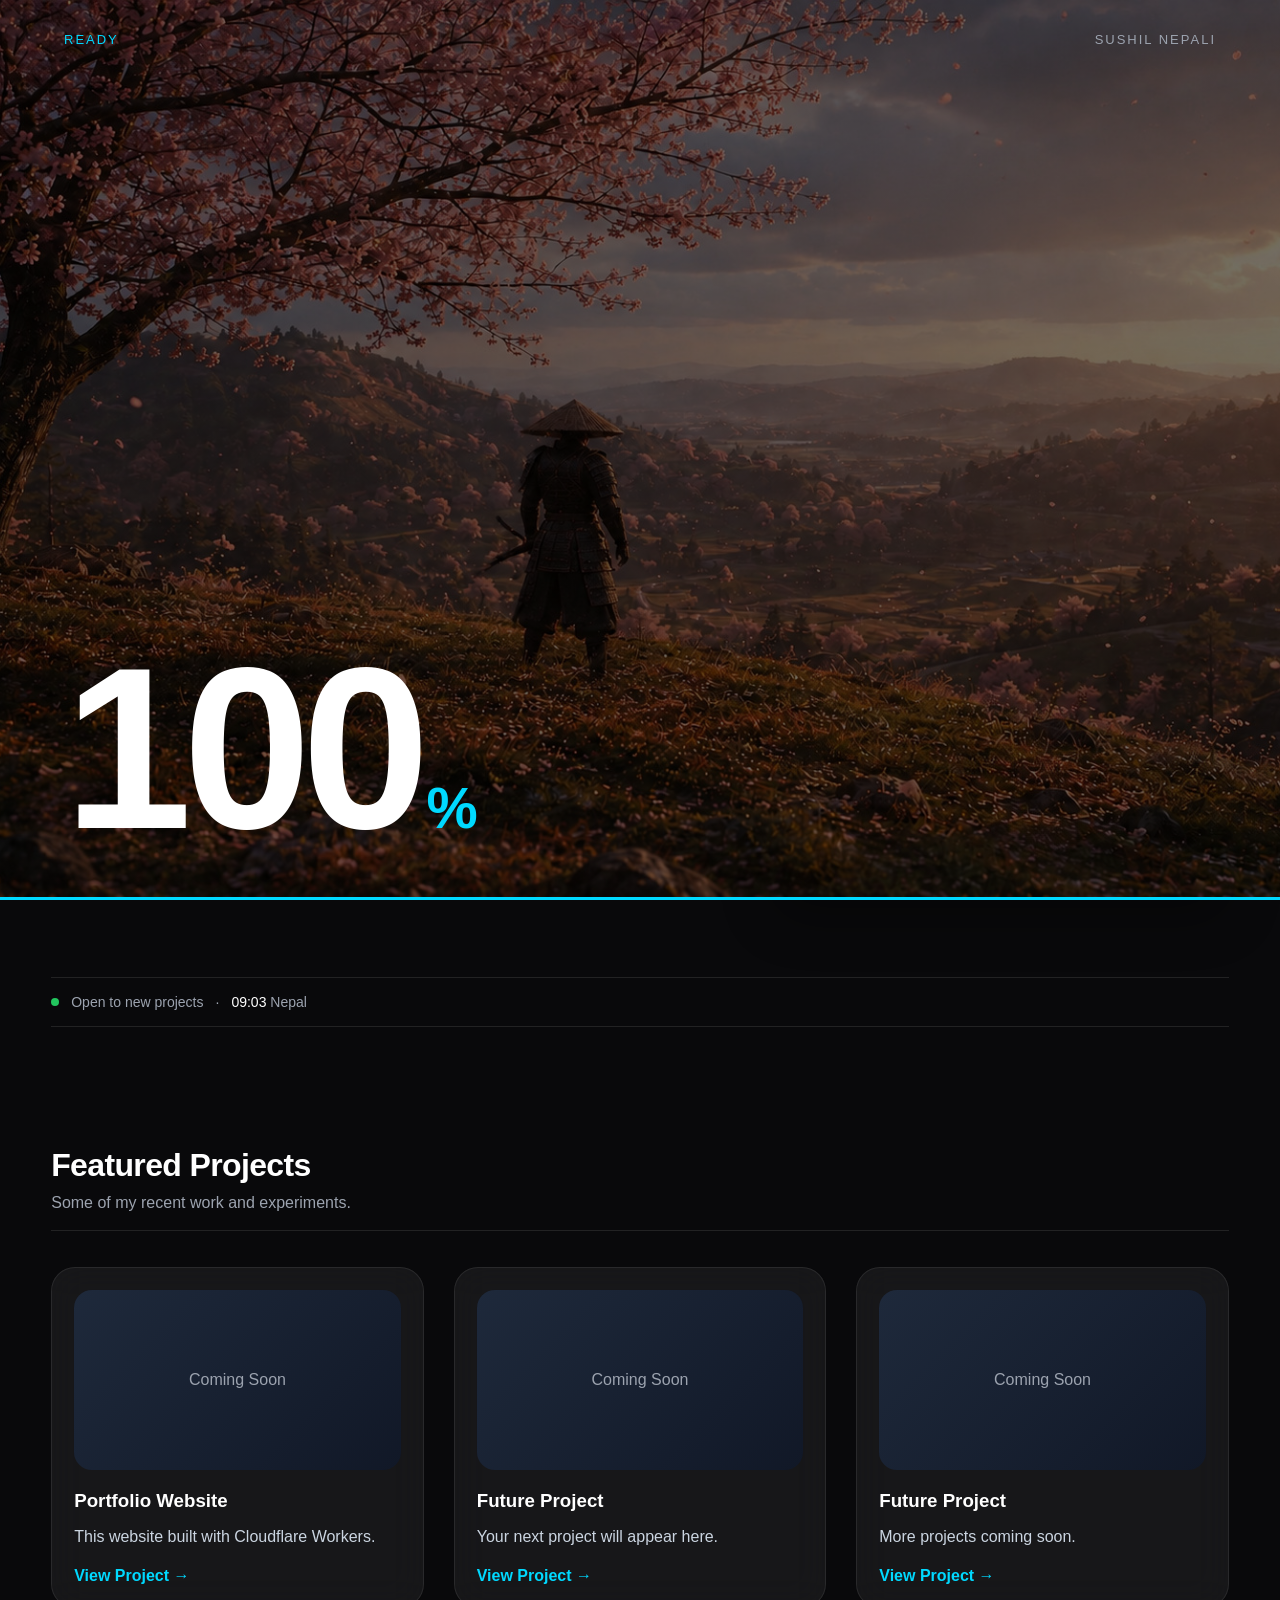
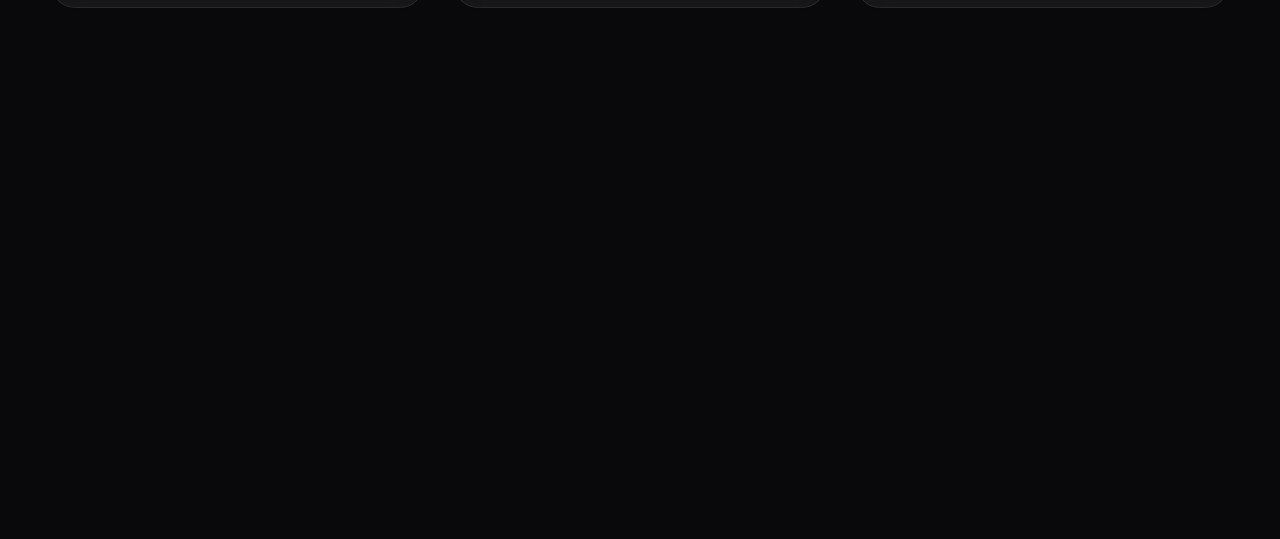
<file: index.html>
<!DOCTYPE html>
<html lang="en">
<head>
    <meta charset="UTF-8">
    <meta name="viewport" content="width=device-width, initial-scale=1.0">
    <title>Sushil Nepali</title>

    <link rel="stylesheet" href="css/style.css">
</head>
<body>
    <!-- Animated Background -->
    <div class="background">
        <div class="blob blob1"></div>
        <div class="blob blob2"></div>
        <div class="blob blob3"></div>
        <div class="grid"></div>
    </div>

    <!-- Loading Screen -->
    <div id="loader">
        <span class="loader-status" id="loader-status">Loading</span>
        <span class="loader-name">Sushil Nepali</span>
        <div class="loader-count"><span id="loader-count">000</span><small>%</small></div>
        <div class="loader-line"><div id="loader-fill"></div></div>
    </div>

    <!-- Navigation -->
    <nav>
       <a href="index.html" class="logo" aria-label="Home">
    <svg xmlns="http://www.w3.org/2000/svg" viewBox="0 0 24 24" width="22" height="22" fill="none" stroke="currentColor" stroke-width="2" stroke-linecap="round" stroke-linejoin="round">
        <path d="M3 9.5L12 3l9 6.5V21a1 1 0 0 1-1 1h-5a1 1 0 0 1-1-1v-5H10v5a1 1 0 0 1-1 1H4a1 1 0 0 1-1-1z"/>
    </svg>
</a>

        <ul class="nav-links">
            <li><a href="index.html" class="active">Home</a></li>
            <li><a href="about.html">About</a></li>
            <li><a href="projects.html">Projects</a></li>
            <li><a href="blog.html">Blog</a></li>
          
            <li><a href="contact.html">Contact</a></li>
        </ul>
    </nav>

    <!-- Hero Section -->
    <section class="hero">
        <div class="eyebrow">WEB DEVELOPER • NEPAL</div>

        <h1>Sushil Nepali</h1>

        <h2>Building modern websites and documenting my learning journey.</h2>

        <p>
            I'm a self-taught developer exploring HTML, CSS, JavaScript, Cloudflare, and modern web technologies. Every project is an opportunity to learn and improve.
        </p>

        <div class="hero-buttons">
            <a href="projects.html" class="btn primary">View Projects</a>
            <a href="contact.html" class="btn secondary">Contact Me</a>
        </div>

        <div class="right">
            <div class="profile-card">
                <div class="profile-photo">
                    <img src="images/profile.png" alt="Sushil Nepali">
                </div>

                <h3>Sushil Nepali</h3>
                <p class="role">Web Developer</p>
                <p class="location">📍 Nepal</p>

                <div class="skills">
                    <span>HTML</span>
                    <span>CSS</span>
                    <span>JavaScript</span>
                    <span>Cloudflare</span>
                </div>

                <div class="socials">
                    <a href="https://github.com/Npdevil007" target="_blank" rel="noopener noreferrer">GitHub</a>
                    <a href="https://x.com/SushilNpli" target="_blank" rel="noopener noreferrer">Twitter</a>
                    <a href="https://instagram.com/sushilnpli07" target="_blank" rel="noopener noreferrer">Instagram</a>
                    <a href="mailto:sushilnpli8@gmail.com">Email</a>
                </div>
            </div>
        </div>
    </section>

    <!-- Status bar -->
    <div class="hero-meta-bar">
        <span class="status-dot"></span>
        <span>Open to new projects</span>
        <span>·</span>
        <span><span data-clock>--:--</span> Nepal</span>
    </div>

    <!-- Latest Posts (auto-scrolling) -->
    <section class="latest" id="latest" hidden>
        <div class="section-title">
            <h2>Latest Posts</h2>
            <p>Fresh from the blog and gallery.</p>
            <a href="blog.html" class="latest-all">View all posts →</a>
        </div>
        <div class="latest-viewport">
            <div class="latest-track" id="latest-track"></div>
        </div>
    </section>

    <section class="projects">
        <div class="section-title">
            <h2>Featured Projects</h2>
            <p>Some of my recent work and experiments.</p>
        </div>

        <div class="project-grid">
            <div class="project-card">
                <div class="project-image">Coming Soon</div>
                <h3>Portfolio Website</h3>
                <p>This website built with Cloudflare Workers.</p>
                <a href="#">View Project →</a>
            </div>

            <div class="project-card">
                <div class="project-image">Coming Soon</div>
                <h3>Future Project</h3>
                <p>Your next project will appear here.</p>
                <a href="#">View Project →</a>
            </div>

            <div class="project-card">
                <div class="project-image">Coming Soon</div>
                <h3>Future Project</h3>
                <p>More projects coming soon.</p>
                <a href="#">View Project →</a>
            </div>
        </div>
    </section>

    <script src="js/posts.js"></script>
    <script src="js/latest.js"></script>
    <script src="js/ui.js"></script>
    <script src="js/script.js"></script>
    <script src="js/bg.js"></script>
</body>
</html>
</file>
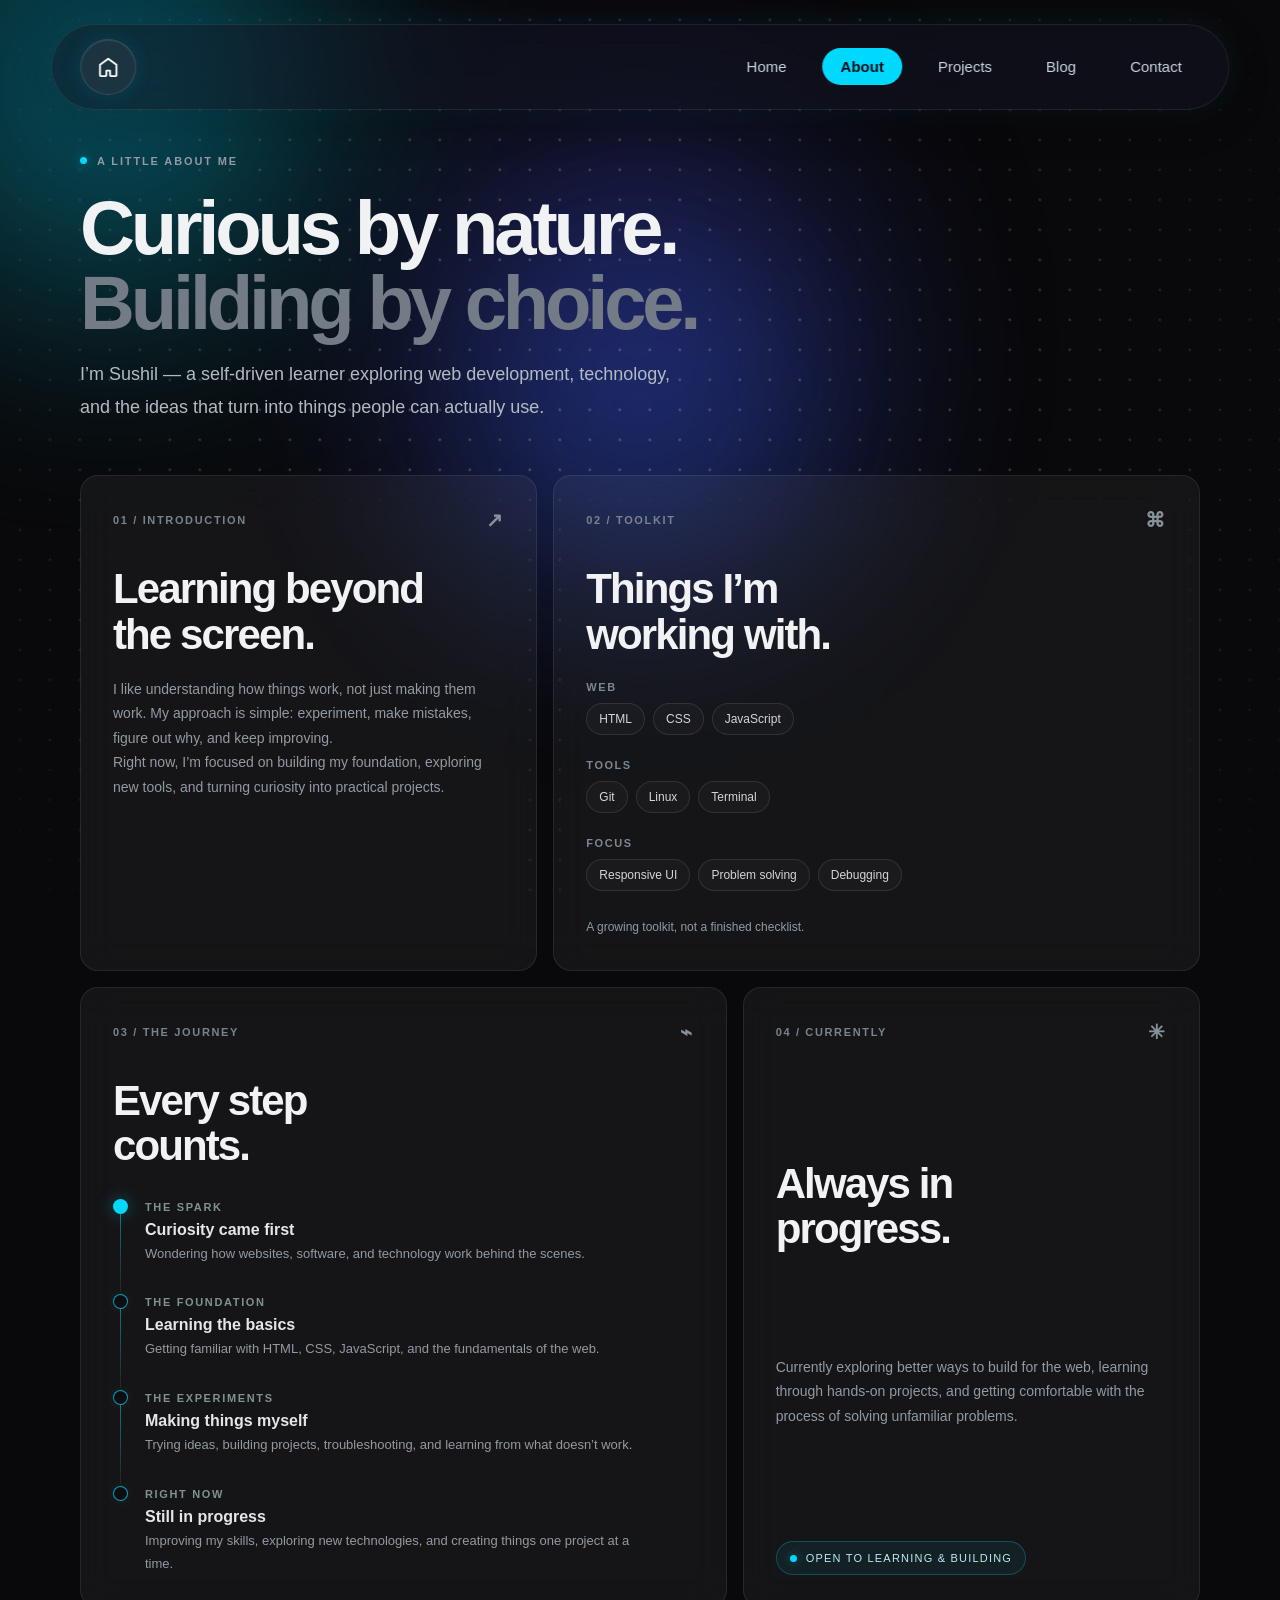
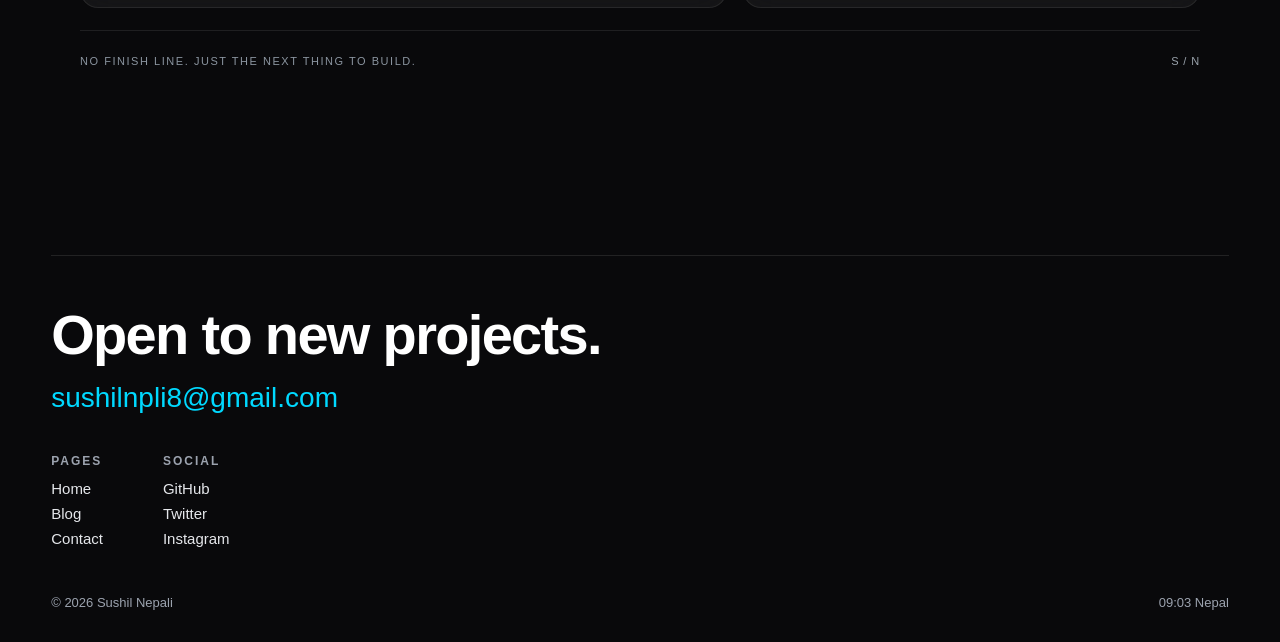
<file: about.html>
<!DOCTYPE html>
<html lang="en">
<head>
<meta charset="UTF-8">
<meta name="viewport" content="width=device-width, initial-scale=1.0">
<title>About | Sushil Nepali</title>
<link rel="stylesheet" href="css/style.css">
<link rel="stylesheet" href="css/about.css">
</head>
<body>
    <div class="background">
        <div class="blob blob1"></div>
        <div class="blob blob2"></div>
        <div class="blob blob3"></div>
        <div class="grid"></div>
    </div>

    <nav>

<a href="index.html" class="logo" aria-label="Home">
    <svg xmlns="http://www.w3.org/2000/svg" viewBox="0 0 24 24" width="22" height="22" fill="none" stroke="currentColor" stroke-width="2" stroke-linecap="round" stroke-linejoin="round">
        <path d="M3 9.5L12 3l9 6.5V21a1 1 0 0 1-1 1h-5a1 1 0 0 1-1-1v-5H10v5a1 1 0 0 1-1 1H4a1 1 0 0 1-1-1z"/>
    </svg>
</a>

<ul class="nav-links">

<li><a href="index.html">Home</a></li>
<li><a href="about.html" class="active">About</a></li>
<li><a href="projects.html">Projects</a></li>
<li><a href="blog.html">Blog</a></li>
<li><a href="contact.html">Contact</a></li>

</ul>

</nav>

<section class="about-section" id="about">
  <div class="about-shell">
    <header class="about-heading reveal">
      <span class="about-eyebrow"><span class="about-dot"></span> A LITTLE ABOUT ME</span>
      <h2>Curious by nature.<br><span>Building by choice.</span></h2>
      <p class="about-lead">I’m Sushil — a self-driven learner exploring web development, technology, and the ideas that turn into things people can actually use.</p>
    </header>


    <div class="about-grid">
      <article class="about-card about-intro reveal">
        <div class="about-card-top"><span>01 / INTRODUCTION</span><span class="about-mark" aria-hidden="true">↗</span></div>
        <h3>Learning beyond<br>the screen.</h3>
        <p>I like understanding how things work, not just making them work. My approach is simple: experiment, make mistakes, figure out why, and keep improving.</p>
        <p>Right now, I’m focused on building my foundation, exploring new tools, and turning curiosity into practical projects.</p>
      </article>


      <article class="about-card about-skills reveal">
        <div class="about-card-top"><span>02 / TOOLKIT</span><span class="about-mark" aria-hidden="true">⌘</span></div>
        <h3>Things I’m<br>working with.</h3>
        <div class="about-skill-group"><span class="about-skill-label">WEB</span><div class="about-tags"><span>HTML</span><span>CSS</span><span>JavaScript</span></div></div>
        <div class="about-skill-group"><span class="about-skill-label">TOOLS</span><div class="about-tags"><span>Git</span><span>Linux</span><span>Terminal</span></div></div>
        <div class="about-skill-group"><span class="about-skill-label">FOCUS</span><div class="about-tags"><span>Responsive UI</span><span>Problem solving</span><span>Debugging</span></div></div>
        <p class="about-small-note">A growing toolkit, not a finished checklist.</p>
      </article>


      <article class="about-card about-journey reveal">
        <div class="about-card-top"><span>03 / THE JOURNEY</span><span class="about-mark" aria-hidden="true">⌁</span></div>
        <h3>Every step<br>counts.</h3>
        <div class="about-timeline">
          <div class="about-timeline-item"><span class="about-timeline-marker"></span><div><span class="about-timeline-label">THE SPARK</span><h4>Curiosity came first</h4><p>Wondering how websites, software, and technology work behind the scenes.</p></div></div>
          <div class="about-timeline-item"><span class="about-timeline-marker"></span><div><span class="about-timeline-label">THE FOUNDATION</span><h4>Learning the basics</h4><p>Getting familiar with HTML, CSS, JavaScript, and the fundamentals of the web.</p></div></div>
          <div class="about-timeline-item"><span class="about-timeline-marker"></span><div><span class="about-timeline-label">THE EXPERIMENTS</span><h4>Making things myself</h4><p>Trying ideas, building projects, troubleshooting, and learning from what doesn’t work.</p></div></div>
          <div class="about-timeline-item"><span class="about-timeline-marker"></span><div><span class="about-timeline-label">RIGHT NOW</span><h4>Still in progress</h4><p>Improving my skills, exploring new technologies, and creating things one project at a time.</p></div></div>
        </div>
      </article>


      <article class="about-card about-now reveal">
        <div class="about-card-top"><span>04 / CURRENTLY</span><span class="about-mark" aria-hidden="true">✳</span></div>
        <h3>Always in<br>progress.</h3>
        <p>Currently exploring better ways to build for the web, learning through hands-on projects, and getting comfortable with the process of solving unfamiliar problems.</p>
        <div class="about-current-status"><span class="about-dot"></span> OPEN TO LEARNING &amp; BUILDING</div>
      </article>
    </div>
    <footer class="about-footer reveal"><span>NO FINISH LINE. JUST THE NEXT THING TO BUILD.</span><span class="about-footer-symbol">S / N</span></footer>
  </div>
</section>

<script src="js/about.js"></script>
<script src="js/ui.js"></script>
    <script src="js/bg.js"></script>
</body>
</html>
</file>
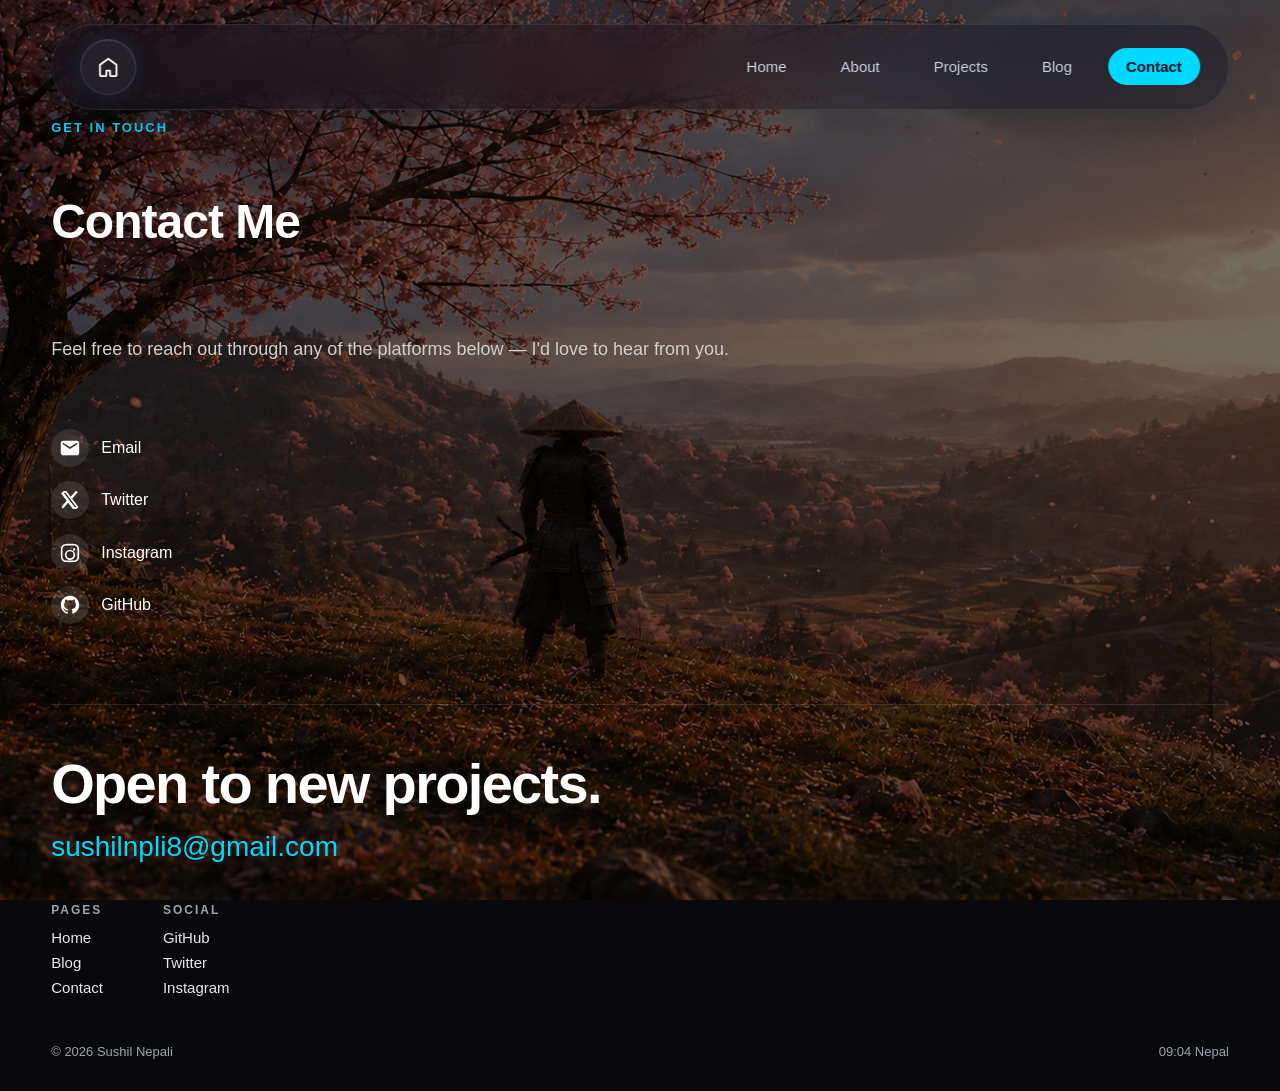
<file: contact.html>
<!DOCTYPE html>
<html lang="en">
<head>
<meta charset="UTF-8">
<meta name="viewport" content="width=device-width, initial-scale=1.0">
<title>Contact | Sushil Nepali</title>
<link rel="stylesheet" href="css/style.css">
</head>
<body class="contact-bg">

    <!-- Navigation -->
    <nav>
        <a href="index.html" class="logo" aria-label="Home">
    <svg xmlns="http://www.w3.org/2000/svg" viewBox="0 0 24 24" width="22" height="22" fill="none" stroke="currentColor" stroke-width="2" stroke-linecap="round" stroke-linejoin="round">
        <path d="M3 9.5L12 3l9 6.5V21a1 1 0 0 1-1 1h-5a1 1 0 0 1-1-1v-5H10v5a1 1 0 0 1-1 1H4a1 1 0 0 1-1-1z"/>
    </svg>
</a>

        <ul class="nav-links">
            <li><a href="index.html">Home</a></li>
            <li><a href="about.html">About</a></li>
            <li><a href="projects.html">Projects</a></li>
            <li><a href="blog.html">Blog</a></li>
            
            <li><a href="contact.html" class="active">Contact</a></li>
        </ul>
    </nav>

    <!-- Contact Hero -->
    <section class="hero contact-hero">
        <div class="eyebrow">GET IN TOUCH</div>
        <h1>Contact Me</h1>
        <p>Feel free to reach out through any of the platforms below — I'd love to hear from you.</p>

        <section class="social-links social-links-column">
            <a href="mailto:sushilnpli8@gmail.com" class="social-link" aria-label="Email">
                <svg xmlns="http://www.w3.org/2000/svg" viewBox="0 0 24 24" width="24" height="24" fill="currentColor">
                    <path d="M20 4H4c-1.1 0-1.99.9-1.99 2L2 18c0 1.1.9 2 2 2h16c1.1 0 2-.9 2-2V6c0-1.1-.9-2-2-2zm0 4l-8 5-8-5V6l8 5 8-5v2z"/>
                </svg>
                <span>Email</span>
            </a>

            <a href="https://x.com/SushilNpli" target="_blank" rel="noopener noreferrer" class="social-link" aria-label="Twitter">
                <svg xmlns="http://www.w3.org/2000/svg" viewBox="0 0 24 24" width="24" height="24" fill="currentColor">
                    <path d="M18.244 2.25h3.308l-7.227 8.26 8.502 11.24H15.17l-5.214-6.817L3.99 21.75H.68l7.73-8.835L.229 2.25H8.08l4.713 6.231zm-1.161 17.52h1.833L7.084 4.126H5.117z"/>
                </svg>
                <span>Twitter</span>
            </a>

            <a href="https://instagram.com/sushilnpli07" target="_blank" rel="noopener noreferrer" class="social-link" aria-label="Instagram">
                <svg xmlns="http://www.w3.org/2000/svg" viewBox="0 0 24 24" width="24" height="24" fill="currentColor">
                    <path d="M12 2c2.717 0 3.056.01 4.122.06 1.065.05 1.79.217 2.428.465.66.254 1.216.598 1.772 1.153.5.5.888 1.11 1.153 1.772.247.637.415 1.363.465 2.428.05 1.066.06 1.405.06 4.122 0 2.717-.01 3.056-.06 4.122-.05 1.065-.218 1.79-.465 2.428a4.883 4.883 0 0 1-1.153 1.772 4.915 4.915 0 0 1-1.772 1.153c-.637.247-1.363.415-2.428.465-1.066.05-1.405.06-4.122.06-2.717 0-3.056-.01-4.122-.06-1.065-.05-1.79-.218-2.428-.465a4.89 4.89 0 0 1-1.772-1.153 4.904 4.904 0 0 1-1.153-1.772c-.248-.637-.415-1.363-.465-2.428-.05-1.066-.06-1.405-.06-4.122 0-2.717.01-3.056.06-4.122.05-1.065.217-1.79.465-2.428a4.89 4.89 0 0 1 1.153-1.772A4.897 4.897 0 0 1 5.45 2.525c.638-.248 1.362-.415 2.428-.465C8.944 2.01 9.283 2 12 2zm0 1.802c-2.67 0-2.987.01-4.04.059-.976.045-1.505.207-1.858.344-.466.181-.8.398-1.15.748-.35.35-.566.684-.747 1.15-.137.353-.3.882-.344 1.857-.05 1.054-.06 1.37-.06 4.04 0 2.67.01 2.986.06 4.04.045.976.207 1.505.344 1.858.181.466.397.8.747 1.15.35.35.684.566 1.15.747.353.137.882.3 1.857.344 1.054.05 1.37.06 4.04.06 2.67 0 2.987-.01 4.04-.06.976-.045 1.505-.207 1.858-.344.466-.181.8-.397 1.15-.747.35-.35.566-.684.747-1.15.137-.353.3-.882.344-1.857.05-1.054.06-1.37.06-4.04 0-2.67-.01-2.986-.06-4.04-.045-.976-.207-1.505-.344-1.858a3.09 3.09 0 0 0-.747-1.15 3.09 3.09 0 0 0-1.15-.747c-.353-.137-.882-.3-1.857-.344-1.054-.05-1.37-.06-4.04-.06zm0 4.594a5.604 5.604 0 1 1 0 11.208 5.604 5.604 0 0 1 0-11.208zm0 1.802a3.802 3.802 0 1 0 0 7.604 3.802 3.802 0 0 0 0-7.604zm5.838-2.007a1.31 1.31 0 1 1-2.62 0 1.31 1.31 0 0 1 2.62 0z"/>
                </svg>
                <span>Instagram</span>
            </a>

            <a href="https://github.com/Npdevil007" target="_blank" rel="noopener noreferrer" class="social-link" aria-label="GitHub">
                <svg xmlns="http://www.w3.org/2000/svg" viewBox="0 0 24 24" width="24" height="24" fill="currentColor">
                    <path d="M12 2C6.477 2 2 6.484 2 12.017c0 4.425 2.865 8.18 6.839 9.504.5.092.682-.217.682-.483 0-.237-.008-.868-.013-1.703-2.782.605-3.369-1.343-3.369-1.343-.454-1.158-1.11-1.466-1.11-1.466-.908-.62.069-.608.069-.608 1.003.07 1.531 1.032 1.531 1.032.892 1.53 2.341 1.088 2.91.833.092-.647.35-1.088.636-1.339-2.221-.253-4.556-1.113-4.556-4.951 0-1.093.39-1.988 1.029-2.688-.103-.253-.446-1.272.098-2.65 0 0 .84-.27 2.75 1.026A9.564 9.564 0 0 1 12 6.844c.85.004 1.705.115 2.504.337 1.909-1.296 2.747-1.027 2.747-1.027.546 1.379.202 2.398.1 2.651.64.7 1.028 1.595 1.028 2.688 0 3.848-2.339 4.695-4.566 4.943.359.309.678.919.678 1.852 0 1.336-.012 2.415-.012 2.743 0 .268.18.58.688.482A10.02 10.02 0 0 0 22 12.017C22 6.484 17.523 2 12 2z"/>
                </svg>
                <span>GitHub</span>
            </a>
        </section>
    </section>

<script src="js/script.js"></script>
    <script src="js/ui.js"></script>
</body>
</html>
</file>
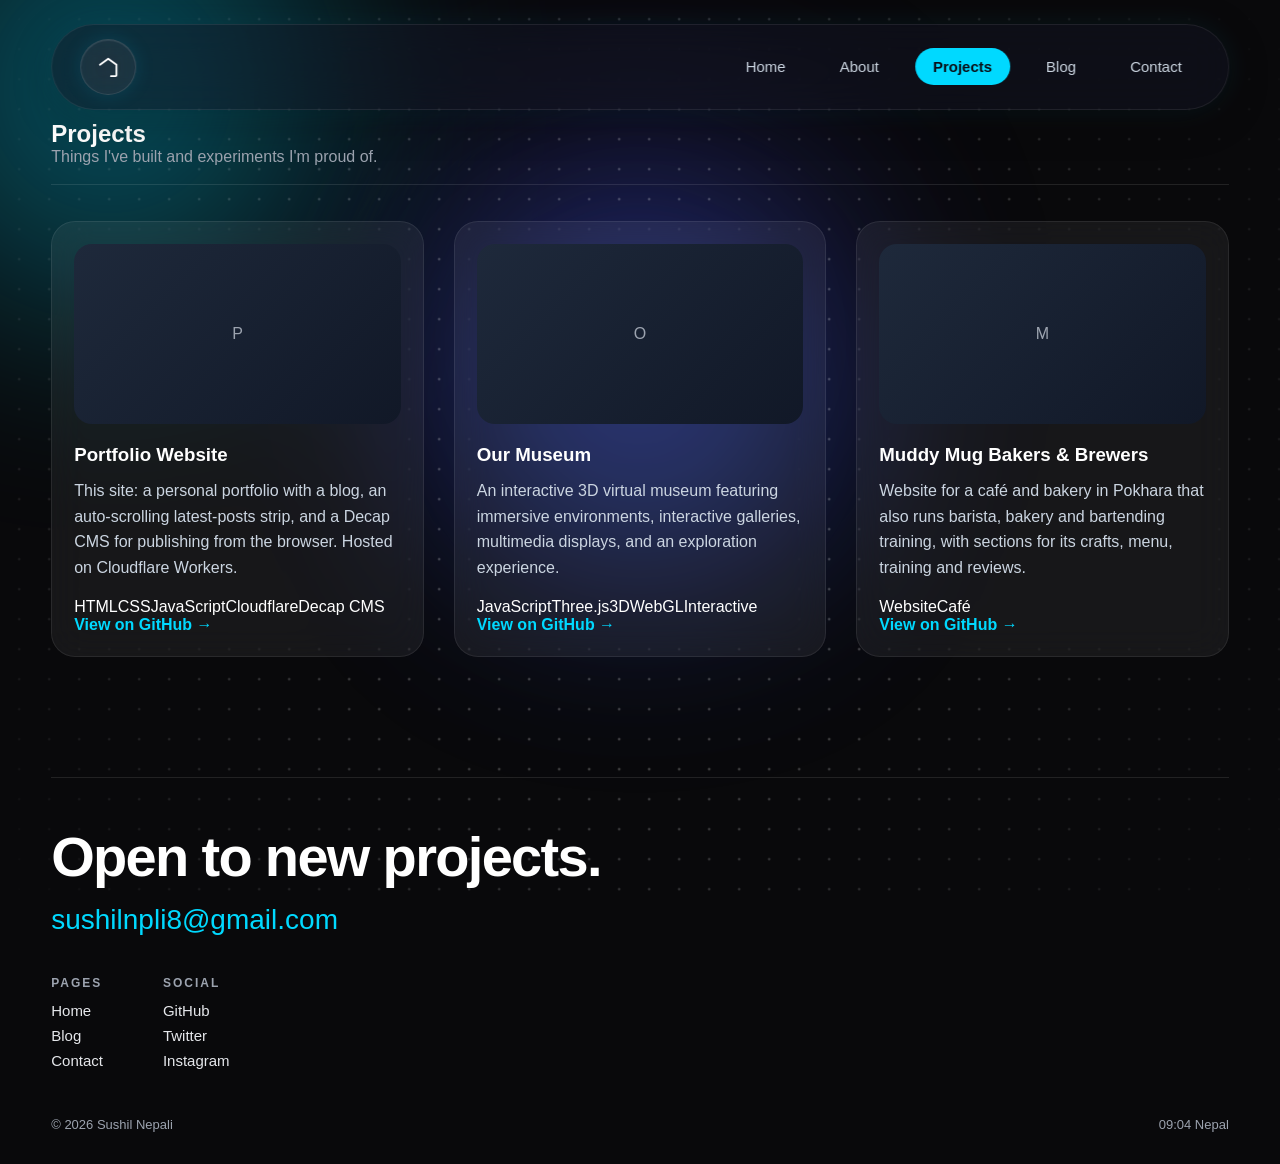
<file: projects.html>
<!DOCTYPE html>
<html lang="en">
<head>
    <meta charset="UTF-8">
    <meta name="viewport" content="width=device-width, initial-scale=1.0">

    <title>Projects | Sushil Nepali</title>
    <meta name="description" content="Explore projects, experiments, and websites built by Sushil Nepali.">

    <link rel="stylesheet" href="css/style.css">
</head>

<body>

    <!-- Animated Background -->
    <div class="background" aria-hidden="true">
        <div class="blob blob1"></div>
        <div class="blob blob2"></div>
        <div class="blob blob3"></div>
        <div class="grid"></div>
    </div>

    <!-- Navigation -->
    <nav aria-label="Main navigation">

        <a href="index.html" class="logo" aria-label="Home">
            <svg xmlns="http://www.w3.org/2000/svg"
                 viewBox="0 0 24 24"
                 width="22"
                 height="22"
                 fill="none"
                 stroke="currentColor"
                 stroke-width="2"
                 stroke-linecap="round"
                 stroke-linejoin="round"
                 aria-hidden="true">

                <path d="M3 9.5L12 3l9 6.5V21a1 1 0 0 1-1 1h-5a1 1 0 0 a-1-1v-5H10v5a1 1 0 0 a-1 1H4a1 1 0 0 a-1-1z"/>
            </svg>
        </a>

        <ul class="nav-links">
            <li><a href="index.html">Home</a></li>
            <li><a href="about.html">About</a></li>
            <li><a href="projects.html" class="active" aria-current="page">Projects</a></li>
            <li><a href="blog.html">Blog</a></li>
            
            <li><a href="contact.html">Contact</a></li>
        </ul>

    </nav>

    <!-- Projects Section -->
    <main>
        <section class="projects" id="projects">

            <div class="section-title">
                <h1>Projects</h1>
                <p>Things I've built and experiments I'm proud of.</p>
            </div>

            <!-- Projects are dynamically loaded through projects.js -->
            <div class="project-grid" data-projects aria-live="polite">
                <p>Loading projects...</p>
            </div>

        </section>
    </main>

    <!-- Scripts -->
    <script src="js/projects-data.js"></script>
    <script src="js/projects.js"></script>
    <script src="js/ui.js"></script>
    <script src="js/bg.js"></script>

</body>
</html>
</file>
<file: css/style.css>
*{
margin:0;
padding:0;
box-sizing:border-box;
font-family:Arial,Helvetica,sans-serif;
}

body{
background:#09090b;
color:white;
overflow-x:hidden;
min-height:100vh;
position:relative;
}

#background{
position:fixed;
width:100%;
height:100%;
top:0;
left:0;
overflow:hidden;
z-index:-2;
background:
radial-gradient(circle at top,#111933,#05070f);
}

.blob{
position:absolute;
width:420px;
height:420px;
border-radius:50%;
filter:blur(90px);
animation:float 18s ease-in-out infinite;
opacity:.55;
}

.blob1{
background:#00d9ff;
left:-120px;
top:-100px;
}

.blob2{
background:#8a5cff;
right:-120px;
top:150px;
animation-delay:4s;
}

.blob3{
background:#ff0066;
bottom:-140px;
left:35%;
animation-delay:8s;
}

@keyframes float{

0%{
transform:translate(0,0) scale(1);
}

50%{
transform:translate(120px,-80px) scale(1.25);
}

100%{
transform:translate(0,0) scale(1);
}

}

nav{

position:fixed;

top:24px;

left:50%;

transform:translateX(-50%);

width:min(1200px,92%);

padding:14px 28px;

display:flex;

justify-content:space-between;

align-items:center;

border-radius:999px;

background:rgba(20,24,38,.45);

backdrop-filter:blur(20px);

border:1px solid rgba(255,255,255,.08);

box-shadow:
0 8px 40px rgba(0,0,0,.25),
0 0 30px rgba(0,217,255,.08);

z-index:1000;

}

.logo{
    width:56px;
    height:56px;

    display:flex;
    align-items:center;
    justify-content:center;

    text-decoration:none;

    border-radius:50%;

    background:rgba(255,255,255,.06);

    backdrop-filter:blur(20px);

    border:1px solid rgba(255,255,255,.12);

    box-shadow:
        0 0 20px rgba(0,217,255,.12),
        inset 0 1px rgba(255,255,255,.08);

    transition:.35s ease;
}

.logo span{
    font-size:20px;
    font-weight:700;
    color:white;
    letter-spacing:2px;
}
.logo:hover{

    transform:translateY(-3px) scale(1.06);

    background:rgba(0,217,255,.15);

    box-shadow:
        0 0 35px rgba(0,217,255,.35),
        inset 0 1px rgba(255,255,255,.15);

}
.logo{
    width:56px;
    height:56px;

    display:flex;
    align-items:center;
    justify-content:center;

    position:relative;
    overflow:visible;

    text-decoration:none;

    border-radius:50%;

    background:rgba(255,255,255,.06);

    backdrop-filter:blur(20px);

    border:1px solid rgba(255,255,255,.12);

    box-shadow:
        0 0 20px rgba(0,217,255,.12),
        inset 0 1px rgba(255,255,255,.08);

    transition:.35s ease;
}

.logo:hover::before{

opacity:1;

}

nav ul{

display:flex;
gap:35px;

list-style:none;

}

nav a{

text-decoration:none;

color:white;

transition:.3s;

}

nav a:hover{

color:#00d9ff;

}

.hero{
width:min(1400px,92%);
margin:120px auto 80px;
display:grid;
grid-template-columns:1.5fr .8fr;
align-items:center;
gap:40px;
}

.hero h1{
    font-size:48px;
    font-weight:600;
    line-height:1.2;
    margin-bottom:12px;
    letter-spacing:-1px;
}

.hero h1 span{
white-space:nowrap;
}

.hero h2{
    font-size:22px;
    font-weight:400;
    color:#9ca3af;
    margin-bottom:20px;
}

.hero p{

margin-top:30px;

font-size:18px;

line-height:1.8;

color:#cfcfcf;

}

.hero-buttons{
    display:flex;
    gap:16px;
    margin-top:35px;
}

.btn{
    display:inline-flex;
    align-items:center;
    justify-content:center;

    padding:14px 28px;

    border-radius:999px;

    text-decoration:none;

    font-size:15px;
    font-weight:600;

    transition:all .3s ease;
}

.btn.primary{
    background:#00d9ff;
    color:#091018;
}

.btn.primary:hover{
    transform:translateY(-3px);
    box-shadow:0 12px 30px rgba(0,217,255,.35);
}

.btn.secondary{
    background:rgba(255,255,255,.05);
    border:1px solid rgba(255,255,255,.1);
    color:white;
}

.btn.secondary:hover{
    background:rgba(255,255,255,.1);
    transform:translateY(-3px);
}

.profile-card{

    background:rgba(255,255,255,.05);

    border:1px solid rgba(255,255,255,.08);

    backdrop-filter:blur(24px);

    border-radius:28px;

    padding:40px 30px;

    text-align:center;

    box-shadow:
        0 20px 50px rgba(0,0,0,.35);

    transition:all .35s ease;

}
.profile-card:hover{

    transform:translateY(-8px);

    box-shadow:
        0 25px 60px rgba(0,0,0,.45),
        0 0 35px rgba(0,217,255,.15);

}
.profile-photo{

width:170px;
height:170px;

margin:0 auto 20px;

padding:4px;

border-radius:50%;

background:linear-gradient(
135deg,
#00d9ff,
#4f46e5,
#00d9ff
);

box-shadow:
0 0 30px rgba(0,217,255,.25);

}

.profile-photo img{

width:100%;
height:100%;

object-fit:cover;

border-radius:50%;

display:block;

}

#loader{

position:fixed;

inset:0;

background-image: linear-gradient(rgba(0, 0, 0, 0.6), rgba(0, 0, 0, 0.6)), url('../images/samurai-bg.jpg');
background-size: cover;
background-position: center;
background-repeat: no-repeat;

display:flex;

flex-direction:column;

justify-content:center;

align-items:center;

gap:25px;

z-index:9999;

}

.loading-bar{

width:320px;

height:8px;

background:#222;

border-radius:20px;

overflow:hidden;

}

.loading-fill{

height:100%;

width:0;

background:linear-gradient(90deg,#00d9ff,#8a5cff);

animation:loading 3s forwards;

}

@keyframes loading{

100%{

width:100%;

}

}
#loader{
transition:opacity .8s ease;
}
#welcome{
position:fixed;
inset:0;
display:flex;
justify-content:center;
align-items:center;
background:rgba(0,0,0,.75);
backdrop-filter:blur(10px);
opacity:0;
pointer-events:none;
z-index:5000;
transition:opacity .6s ease;
}

#welcome.show{
opacity:1;
}

#welcome-text{
font-size:56px;
font-weight:700;
letter-spacing:2px;
color:white;
opacity:0;
transform:scale(0.85);
transition:opacity .8s ease, transform .8s ease;
}

#welcome.show #welcome-text{
opacity:1;
transform:scale(1);
}
.tag{
    display:inline-block;
    padding:8px 16px;
    margin-bottom:20px;

    background:rgba(255,255,255,.05);

    border:1px solid rgba(255,255,255,.08);

    border-radius:999px;

    color:#cbd5e1;

    font-size:13px;

    letter-spacing:.5px;
}

.socials{

display:flex;

gap:14px;

margin-top:25px;

}

.socials a{

text-decoration:none;

color:white;

padding:10px 18px;

border-radius:25px;

background:rgba(255,255,255,.08);

transition:.3s;

}

.socials a:hover{

background:#00d9ff;

color:black;

}
.background{
position:fixed;
inset:0;
overflow:hidden;
z-index:-5;
}

.grid{
position:absolute;
inset:0;

background-image:
linear-gradient(rgba(255,255,255,.04) 1px,transparent 1px),
linear-gradient(90deg,rgba(255,255,255,.04) 1px,transparent 1px);

background-size:60px 60px;

mask-image:radial-gradient(circle,black 40%,transparent 100%);
}

.blob{

position:absolute;

width:500px;
height:500px;

border-radius:50%;

filter:blur(120px);

opacity:.45;

animation:float 16s ease-in-out infinite;

}

.blob1{

background:#00d9ff;

top:-150px;

left:-120px;

}

.blob2{

background:#ff0077;

bottom:-180px;

left:35%;

animation-delay:4s;

}

.blob3{

background:#7b61ff;

right:-150px;

top:100px;

animation-delay:8s;

}

@keyframes float{

0%{

transform:translate(0,0) scale(1);

}

50%{

transform:translate(60px,-70px) scale(1.2);

}

100%{

transform:translate(0,0) scale(1);

}

}
@media (max-width: 900px){

.hero{
grid-template-columns:1fr;
text-align:center;
}

.hero h1{
    font-size:48px;
    font-weight:600;
    line-height:1.2;
    margin-bottom:12px;
    letter-spacing:-1px;
}

.hero h1 span{
    white-space:nowrap;
}
}
.cursor{
    color:#00d9ff;
    animation:blink 1s infinite;
}

@keyframes blink{
    0%,50%{
        opacity:1;
    }

    51%,100%{
        opacity:0;
    }
}
.projects{
    width:min(1200px,92%);
    margin:120px auto;
}

.section-title{
    text-align:center;
    margin-bottom:50px;
}

.section-title h2{
    font-size:36px;
    margin-bottom:10px;
}

.section-title p{
    color:#9ca3af;
}

.project-grid{
    display:grid;
    grid-template-columns:repeat(auto-fit,minmax(280px,1fr));
    gap:30px;
}

.project-card{
    background:rgba(255,255,255,.06);
    border:1px solid rgba(255,255,255,.08);
    backdrop-filter:blur(18px);
    border-radius:24px;
    padding:22px;
    transition:.3s;
}

.project-card:hover{
    transform:translateY(-8px);
    box-shadow:0 15px 40px rgba(0,217,255,.18);
}

.project-image{
    height:180px;
    border-radius:18px;
    display:flex;
    align-items:center;
    justify-content:center;
    background:linear-gradient(135deg,#1e293b,#111827);
    color:#9ca3af;
    margin-bottom:20px;
}

.project-card h3{
    margin-bottom:12px;
}

.project-card p{
    color:#cbd5e1;
    margin-bottom:18px;
    line-height:1.6;
}

.project-card a{
    color:#00d9ff;
    text-decoration:none;
    font-weight:600;
}

.project-card a:hover{
    text-decoration:underline;
}
.nav-links{

display:flex;

gap:18px;

list-style:none;

margin:0;

padding:0;

}

.nav-links a{

text-decoration:none;

color:#cbd5e1;

padding:10px 18px;

border-radius:999px;

transition:.3s;

font-size:15px;

}

.nav-links a:hover{

background:rgba(255,255,255,.08);

color:white;

}

.nav-links a.active{

background:#00d9ff;

color:#091018;

font-weight:600;

}
.eyebrow{
    display:inline-block;
    margin-bottom:18px;
    font-size:13px;
    font-weight:600;
    letter-spacing:2px;
    text-transform:uppercase;
    color:#00d9ff;
}
.background{

    position:fixed;

    inset:0;

    overflow:hidden;

    z-index:-2;

}

.blob{

    position:absolute;

    border-radius:50%;

    filter:blur(120px);

    opacity:.35;

    animation:float 18s ease-in-out infinite;

}

.blob1{

    width:420px;
    height:420px;

    background:#00d9ff;

    top:-120px;
    left:-100px;

}

.blob2{

    width:380px;
    height:380px;

    background:#4f46e5;

    bottom:-100px;
    right:-80px;

    animation-delay:4s;

}

.blob3{

    width:320px;
    height:320px;

    background:#2563eb;

    top:45%;
    left:50%;

    transform:translate(-50%,-50%);

    animation-delay:8s;

}

@keyframes float{

    0%{

        transform:translate(0,0) scale(1);

    }

    50%{

        transform:translate(60px,-40px) scale(1.15);

    }

    100%{

        transform:translate(0,0) scale(1);

    }

}
    
/* Social links - shared base */
.social-links {
  display: flex;
  justify-content: center;
  gap: 1.5rem;
  flex-wrap: wrap;
}

.social-link {
  display: flex;
  align-items: center;
  gap: 0.75rem;
  color: #fff;
  text-decoration: none;
  font-size: 1rem;
  transition: all 0.2s ease;
}

.social-link svg {
  width: 22px;
  height: 22px;
  flex-shrink: 0;
  padding: 8px;
  background: rgba(255, 255, 255, 0.1);
  border-radius: 50%;
  box-sizing: content-box;
  transition: all 0.2s ease;
}

.social-link:hover svg {
  background: rgba(255, 255, 255, 0.25);
  transform: translateY(-2px);
}

/* Column layout (used on contact page) */
.social-links-column {
  display: flex;
  flex-direction: column;
  align-items: flex-start;
  gap: 0.9rem;
  margin-top: 1.5rem;
}

/* Contact page background */
.contact-bg {
  background-image: linear-gradient(rgba(0, 0, 0, 0.55), rgba(0, 0, 0, 0.55)), url('../images/samurai-bg.jpg');
  background-size: cover;
  background-position: center;
  background-repeat: no-repeat;
  background-attachment: fixed;
  min-height: 100vh;
}

.contact-hero {
  color: #fff;
  grid-template-columns: 1fr;
}
.post-content {
  max-width: 800px;
}

.post-image {
  width: 100%;
  border-radius: 20px;
  margin-bottom: 20px;
}
.welcome-box {
  transition: transform 0.5s ease, opacity 0.5s ease;
}

#welcome:not(.show) .welcome-box {
  transform: scale(0.95);
}
.project-image{
    overflow:hidden;
}

.project-image img{
    width:100%;
    height:100%;
    object-fit:cover;
    border-radius:18px;
    display:block;
}
/* ---------- Homepage: Latest Posts strip ---------- */
.latest{
    width:min(1200px,92%);
    margin:0 auto 80px;
}

.latest .section-title{
    margin-bottom:30px;
}

.latest-all{
    display:inline-block;
    margin-top:10px;
    color:#00d9ff;
    text-decoration:none;
    font-weight:600;
}

.latest-all:hover{
    text-decoration:underline;
}

.latest-viewport{
    overflow:hidden;
    padding:10px 0;
    -webkit-mask-image:linear-gradient(90deg,transparent,#000 6%,#000 94%,transparent);
    mask-image:linear-gradient(90deg,transparent,#000 6%,#000 94%,transparent);
}

.latest-track{
    display:flex;
    width:max-content;
    animation:latest-scroll var(--dur,30s) linear infinite;
}

.latest-track.static{
    animation:none;
    width:auto;
    justify-content:center;
    flex-wrap:wrap;
}

.latest-viewport:hover .latest-track,
.latest-viewport:focus-within .latest-track{
    animation-play-state:paused;
}

@keyframes latest-scroll{
    to{ transform:translateX(-50%); }
}

.latest-card{
    position:relative;
    flex:0 0 260px;
    height:200px;
    margin-right:18px;
    border-radius:20px;
    overflow:hidden;
    display:flex;
    flex-direction:column;
    justify-content:flex-end;
    text-decoration:none;
    color:#fff;
    background:linear-gradient(135deg,#1e293b,#111827);
    border:1px solid rgba(255,255,255,.08);
    transition:transform .3s, box-shadow .3s;
}

.latest-card:hover{
    transform:translateY(-6px);
    box-shadow:0 15px 40px rgba(0,217,255,.18);
}

.latest-card img{
    position:absolute;
    inset:0;
    width:100%;
    height:100%;
    object-fit:cover;
}

.latest-meta{
    position:relative;
    padding:16px;
}

.latest-card.has-img .latest-meta{
    padding-top:44px;
    background:linear-gradient(transparent,rgba(0,0,0,.82));
}

.latest-card.has-img .latest-meta:empty{
    display:none;
}

.latest-card.text-only{
    justify-content:center;
}

.latest-meta h3{
    font-size:16px;
    margin-bottom:6px;
}

.latest-meta p{
    font-size:14px;
    line-height:1.5;
    color:#cbd5e1;
    margin-bottom:6px;
    display:-webkit-box;
    -webkit-line-clamp:3;
    -webkit-box-orient:vertical;
    overflow:hidden;
}

.latest-meta span{
    font-size:12px;
    color:#9ca3af;
}

@media (prefers-reduced-motion:reduce){
    .latest-track{ animation:none; }
    .latest-viewport{ overflow-x:auto; }
}
/* ---------- Counter loader ---------- */
#loader{
    background-image:linear-gradient(rgba(0,0,0,.55),rgba(0,0,0,.55)), url('../images/samurai-bg.jpg');
    background-color:#09090b;
    background-size:cover;
    background-position:center;
    background-repeat:no-repeat;
    display:block;
    transition:transform .9s cubic-bezier(.76,0,.24,1);
}

#loader.done{
    transform:translateY(-100%);
}

.loader-status,
.loader-name{
    position:absolute;
    top:32px;
    font-size:13px;
    letter-spacing:2px;
    text-transform:uppercase;
}

.loader-status{
    left:5vw;
    color:#00d9ff;
}

.loader-name{
    right:5vw;
    color:#9ca3af;
}

.loader-count{
    position:absolute;
    left:5vw;
    bottom:48px;
    font-size:clamp(80px,18vw,240px);
    font-weight:600;
    line-height:.9;
    letter-spacing:-.04em;
    font-variant-numeric:tabular-nums;
}

.loader-count small{
    font-size:.25em;
    margin-left:.1em;
    color:#00d9ff;
    letter-spacing:0;
}

.loader-line{
    position:absolute;
    left:0;
    right:0;
    bottom:0;
    height:3px;
    background:rgba(255,255,255,.08);
}

#loader-fill{
    height:100%;
    background:#00d9ff;
    transform:scaleX(0);
    transform-origin:left;
}
/* ---------- UI refresh ---------- */

/* Section headings: left-aligned with a divider */
.section-title{
    text-align:left;
    padding-bottom:18px;
    margin-bottom:36px;
    border-bottom:1px solid rgba(255,255,255,.1);
}

.section-title h2{
    font-size:32px;
    letter-spacing:-.02em;
}

/* Status bar under the hero */
.hero-meta-bar{
    width:min(1200px,92%);
    margin:0 auto 60px;
    padding:16px 0;
    border-top:1px solid rgba(255,255,255,.1);
    border-bottom:1px solid rgba(255,255,255,.1);
    display:flex;
    align-items:center;
    flex-wrap:wrap;
    gap:12px;
    font-size:14px;
    color:#9ca3af;
}

.hero-meta-bar [data-clock]{
    color:#fff;
    font-variant-numeric:tabular-nums;
}

.status-dot{
    width:8px;
    height:8px;
    border-radius:50%;
    background:#22c55e;
    animation:status-pulse 2s infinite;
}

@keyframes status-pulse{
    0%{ box-shadow:0 0 0 0 rgba(34,197,94,.6); }
    70%{ box-shadow:0 0 0 8px rgba(34,197,94,0); }
    100%{ box-shadow:0 0 0 0 rgba(34,197,94,0); }
}

/* Footer */
.site-footer{
    width:min(1200px,92%);
    margin:60px auto 0;
    padding:48px 0 32px;
    border-top:1px solid rgba(255,255,255,.1);
}

.footer-cta{
    font-size:clamp(28px,5vw,56px);
    font-weight:600;
    letter-spacing:-.03em;
    line-height:1.1;
}

.footer-mail{
    display:inline-block;
    margin-top:16px;
    color:#00d9ff;
    text-decoration:none;
    font-size:clamp(18px,2.4vw,28px);
}

.footer-mail:hover{
    text-decoration:underline;
}

.footer-cols{
    display:flex;
    flex-wrap:wrap;
    gap:60px;
    margin-top:40px;
}

.footer-cols h4{
    font-size:12px;
    font-weight:600;
    letter-spacing:2px;
    text-transform:uppercase;
    color:#9ca3af;
    margin-bottom:12px;
}

.footer-cols a{
    display:block;
    margin-bottom:8px;
    font-size:15px;
    color:#e5e7eb;
    text-decoration:none;
}

.footer-cols a:hover{
    color:#00d9ff;
}

.footer-bottom{
    display:flex;
    justify-content:space-between;
    flex-wrap:wrap;
    gap:12px;
    margin-top:40px;
    font-size:13px;
    color:#9ca3af;
}

/* Scroll reveal */
.reveal{
    opacity:0;
    transform:translateY(24px);
    transition:opacity .7s ease, transform .7s ease;
}

.reveal.in{
    opacity:1;
    transform:none;
}

@media (prefers-reduced-motion:reduce){
    .reveal{ opacity:1; transform:none; transition:none; }
}
/* ---------- Animated grid ---------- */
.grid{
    background-image:
        linear-gradient(rgba(255,255,255,.05) 1px,transparent 1px),
        linear-gradient(90deg,rgba(255,255,255,.05) 1px,transparent 1px);
    background-size:60px 60px;
    background-position:var(--off,0px) var(--off,0px);
}

.grid-glow{
    position:absolute;
    inset:0;
    pointer-events:none;
    opacity:0;
    transition:opacity .4s ease;
    background-image:
        linear-gradient(rgba(0,217,255,.55) 1px,transparent 1px),
        linear-gradient(90deg,rgba(0,217,255,.55) 1px,transparent 1px);
    background-size:60px 60px;
    background-position:var(--off,0px) var(--off,0px);
    -webkit-mask-image:radial-gradient(260px circle at var(--mx,50%) var(--my,50%),#000,transparent 70%);
    mask-image:radial-gradient(260px circle at var(--mx,50%) var(--my,50%),#000,transparent 70%);
}

.grid-glow.on{
    opacity:1;
}
/* ---------- Animated grid (dots) ---------- */
.grid{
    background-image:radial-gradient(rgba(255,255,255,.22) 1.2px, transparent 1.7px);
    background-size:30px 30px;
    background-position:var(--off,0px) var(--off,0px);
}

.grid-glow{
    position:absolute;
    inset:0;
    pointer-events:none;
    opacity:0;
    transition:opacity .4s ease;
    background-image:radial-gradient(rgba(0,217,255,.95) 1.7px, transparent 2.3px);
    background-size:30px 30px;
    background-position:var(--off,0px) var(--off,0px);
    -webkit-mask-image:radial-gradient(260px circle at var(--mx,50%) var(--my,50%),#000,transparent 70%);
    mask-image:radial-gradient(260px circle at var(--mx,50%) var(--my,50%),#000,transparent 70%);
}

.grid-glow.on{
    opacity:1;
}
/* ---------- Nav on small screens ---------- */
.logo{
    flex-shrink:0;          /* never let the home icon get squeezed */
}

@media (max-width:700px){
    nav{
        top:14px;
        padding:8px 12px;
        gap:10px;
    }

    .logo{
        width:44px;
        height:44px;
    }

    .logo svg{
        width:20px;
        height:20px;
    }

    .nav-links{
        gap:2px;
        min-width:0;
        overflow-x:auto;    /* scrolls sideways if a very small phone still can't fit all links */
        scrollbar-width:none;
    }

    .nav-links::-webkit-scrollbar{
        display:none;
    }

    .nav-links li{
        flex-shrink:0;
    }

    .nav-links li:first-child{
        display:none;       /* the home icon already goes home, so the "Home" text link is redundant here */
    }

    .nav-links a{
        padding:8px 11px;
        font-size:13px;
        white-space:nowrap;
    }
}
</file>
<file: css/about.css>
/* ABOUT SECTION — scoped styles; won't intentionally style the rest of your site */
.about-section {
  --about-bg: #0b0d10;
  --about-card: #11151a;
  --about-line: rgba(255,255,255,.09);
  --about-text: #f1f2f3;
  --about-muted: #929aa4;
  --about-accent: #a9f0d1;
  background: var(--about-bg);
  color: var(--about-text);
  padding: clamp(70px, 10vw, 130px) 24px;
  font-family: inherit;
}
.about-section * { box-sizing: border-box; }
.about-shell { max-width: 1120px; margin: 0 auto; }
.about-heading { max-width: 740px; margin-bottom: 52px; }
.about-eyebrow { display: inline-flex; align-items: center; gap: 10px; color: var(--about-muted); font-size: 11px; letter-spacing: .17em; font-weight: 700; }
.about-dot { display: inline-block; width: 7px; height: 7px; border-radius: 50%; background: var(--about-accent); box-shadow: 0 0 12px rgba(169,240,209,.35); }
.about-heading h2 { margin: 22px 0 18px; font-size: clamp(38px, 7vw, 76px); line-height: .99; letter-spacing: -.055em; font-weight: 650; }
.about-heading h2 span { color: #737c86; }
.about-lead { max-width: 620px; color: #b3bac2; font-size: clamp(15px, 2vw, 18px); line-height: 1.8; margin: 0; }
.about-grid { display: grid; grid-template-columns: repeat(12, 1fr); gap: 16px; }
.about-card { position: relative; overflow: hidden; background: linear-gradient(145deg, #14181e, #101318); border: 1px solid var(--about-line); border-radius: 18px; padding: clamp(22px, 3vw, 32px); transition: border-color .25s ease, transform .25s ease, background .25s ease; }
.about-card:hover { border-color: rgba(169,240,209,.26); transform: translateY(-3px); }
.about-intro { grid-column: span 5; min-height: 350px; }
.about-skills { grid-column: span 7; min-height: 350px; }
.about-journey { grid-column: span 7; }
.about-now { grid-column: span 5; display: flex; flex-direction: column; justify-content: space-between; min-height: 350px; }
.about-card-top { display: flex; justify-content: space-between; align-items: center; color: #79838d; font-size: 10px; font-weight: 700; letter-spacing: .15em; }
.about-mark { font-size: 20px; color: #87919b; }
.about-card h3 { font-size: clamp(28px, 4vw, 42px); letter-spacing: -.045em; line-height: 1.08; margin: 34px 0 20px; font-weight: 600; }
.about-card p { color: var(--about-muted); font-size: 14px; line-height: 1.75; }
.about-intro p { max-width: 450px; }
.about-skill-group { margin: 24px 0; }
.about-skill-label { display: block; margin-bottom: 10px; color: #7d8791; font-size: 10px; letter-spacing: .14em; font-weight: 700; }
.about-tags { display: flex; flex-wrap: wrap; gap: 8px; }
.about-tags span { border: 1px solid rgba(255,255,255,.1); background: rgba(255,255,255,.025); border-radius: 999px; padding: 8px 12px; color: #d2d7dc; font-size: 12px; }
.about-small-note { font-size: 12px !important; margin-top: 26px; }
.about-timeline { margin-top: 28px; }
.about-timeline-item { display: grid; grid-template-columns: 18px 1fr; gap: 14px; position: relative; padding-bottom: 27px; }
.about-timeline-item:last-child { padding-bottom: 0; }
.about-timeline-item:not(:last-child)::after { content: ""; position: absolute; width: 1px; left: 7px; top: 16px; bottom: 0; background: linear-gradient(rgba(169,240,209,.42), rgba(255,255,255,.06)); }
.about-timeline-marker { width: 15px; height: 15px; margin-top: 2px; border-radius: 50%; border: 1px solid rgba(169,240,209,.6); background: #11151a; box-shadow: 0 0 12px rgba(169,240,209,.08); z-index: 1; }
.about-timeline-item:first-child .about-timeline-marker { background: var(--about-accent); box-shadow: 0 0 16px rgba(169,240,209,.22); }
.about-timeline-label { color: #82918d; font-size: 9px; letter-spacing: .15em; font-weight: 700; }
.about-timeline-item h4 { margin: 6px 0 4px; color: #e4e7e9; font-size: 16px; font-weight: 550; }
.about-timeline-item p { margin: 0; max-width: 510px; font-size: 13px; }
.about-current-status { display: inline-flex; align-items: center; gap: 9px; width: fit-content; border: 1px solid rgba(169,240,209,.15); background: rgba(169,240,209,.04); border-radius: 999px; padding: 10px 13px; margin-top: 30px; font-size: 9px; letter-spacing: .11em; color: #b6c9c0; }
.about-footer { display: flex; justify-content: space-between; gap: 20px; padding-top: 24px; margin-top: 22px; border-top: 1px solid var(--about-line); color: #606a74; font-size: 9px; letter-spacing: .14em; }
.about-footer-symbol { color: #9aa3ac; letter-spacing: .08em; }
.about-section .reveal { opacity: 1; transform: none; }
.about-section.about-motion .reveal { opacity: 0; transform: translateY(18px); transition: opacity .65s ease, transform .65s ease; }
.about-section.about-motion .reveal.is-visible { opacity: 1; transform: translateY(0); }
@media (max-width: 760px) { .about-intro, .about-skills, .about-journey, .about-now { grid-column: span 12; } .about-intro, .about-skills, .about-now { min-height: auto; } .about-heading { margin-bottom: 34px; } .about-card h3 { margin-top: 28px; } }
@media (prefers-reduced-motion: reduce) { .about-section .reveal, .about-card { transition: none !important; transform: none !important; } }

/* ---------- Integration with the rest of the site ---------- */
.about-section{
  --about-bg: transparent;      /* let the animated background show through */
  --about-accent: #00d9ff;      /* match the site's cyan */
  padding-top: 150px;           /* clear the fixed nav pill */
}
.about-card{
  background: rgba(255,255,255,.05);
  backdrop-filter: blur(18px);
  border: 1px solid rgba(255,255,255,.08);
}
.about-card:hover{ border-color: rgba(0,217,255,.35); }
.about-dot{ box-shadow: 0 0 12px rgba(0,217,255,.45); }
.about-timeline-item:not(:last-child)::after{
  background: linear-gradient(rgba(0,217,255,.5), rgba(255,255,255,.06));
}
.about-timeline-marker{ border-color: rgba(0,217,255,.7); background:#0b0d10; }
.about-timeline-item:first-child .about-timeline-marker{
  background: var(--about-accent);
  box-shadow: 0 0 16px rgba(0,217,255,.35);
}
.about-current-status{
  border-color: rgba(0,217,255,.25);
  background: rgba(0,217,255,.06);
  color: #b9ecf7;
}
/* Small labels were 9-10px: too small to read comfortably */
.about-card-top,
.about-skill-label,
.about-timeline-label,
.about-current-status,
.about-footer{ font-size: 11px; }
.about-footer{ color: #8b95a0; }
</file>
